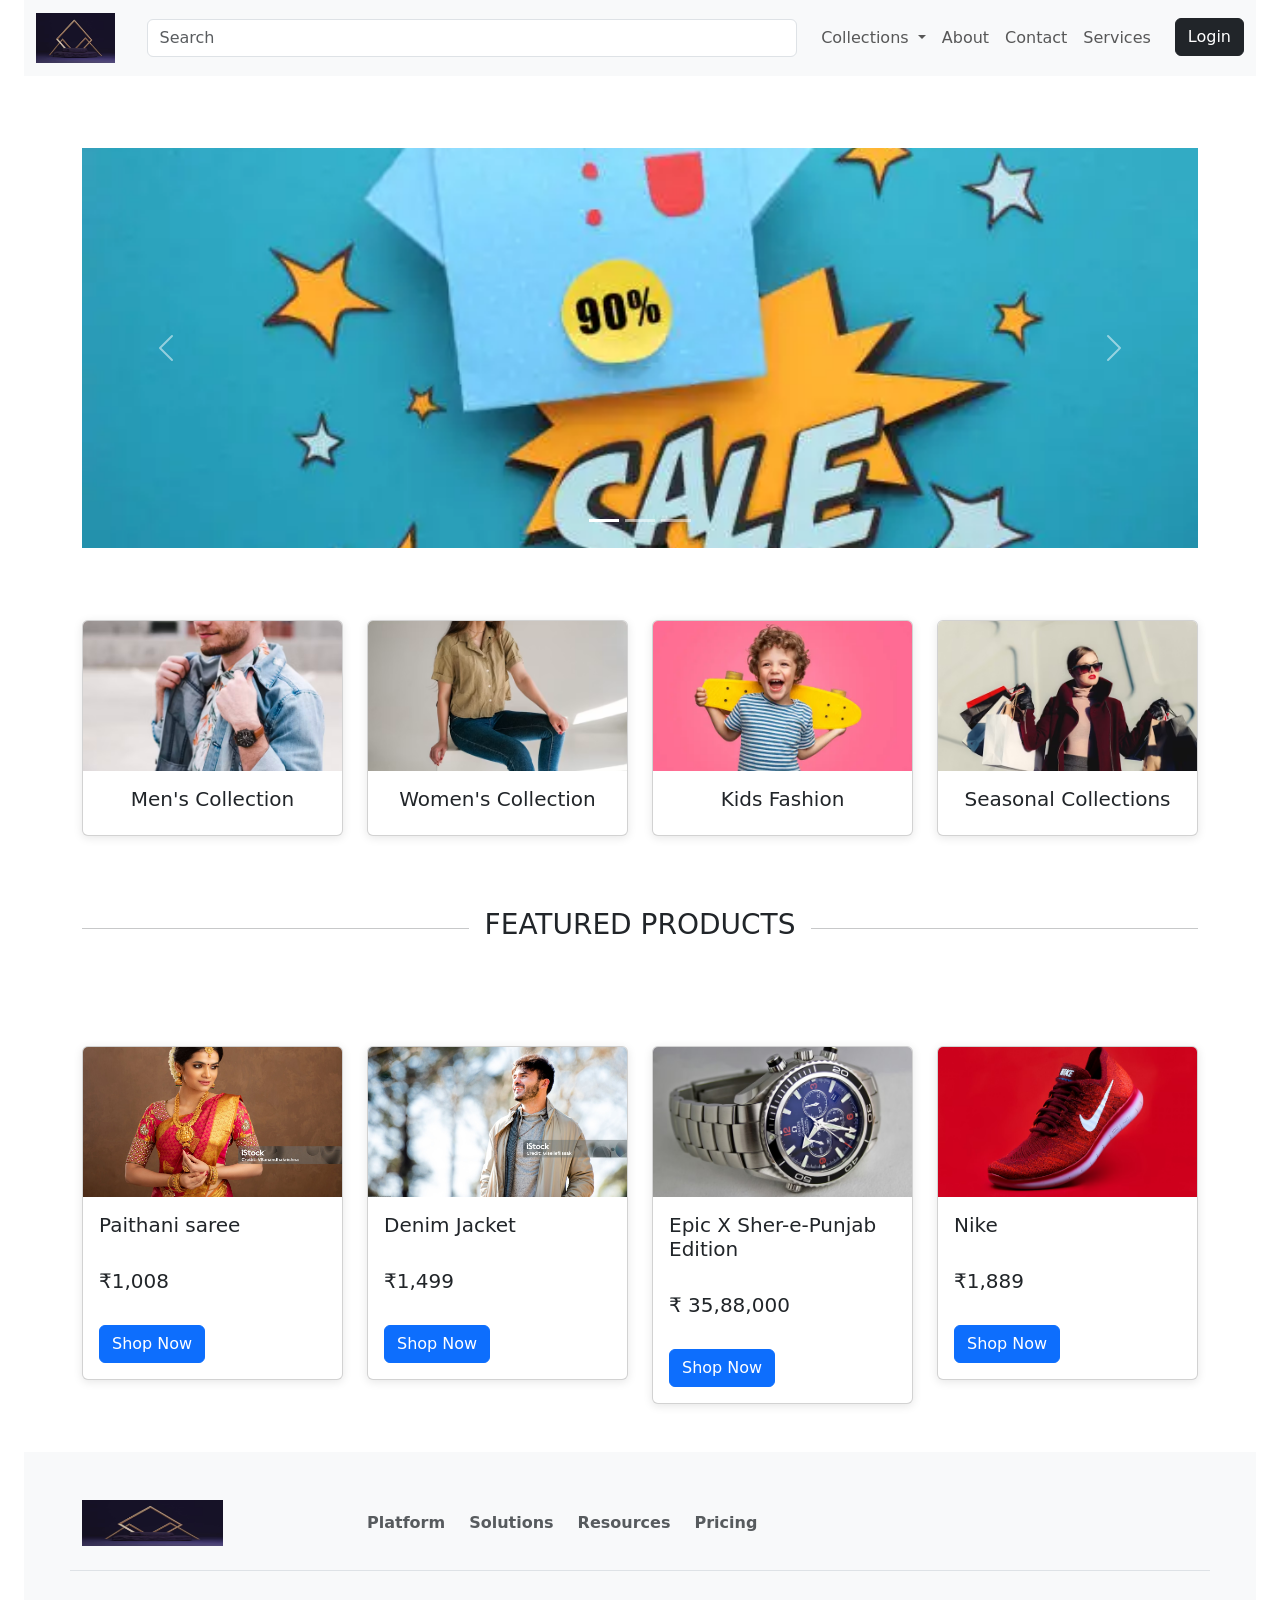
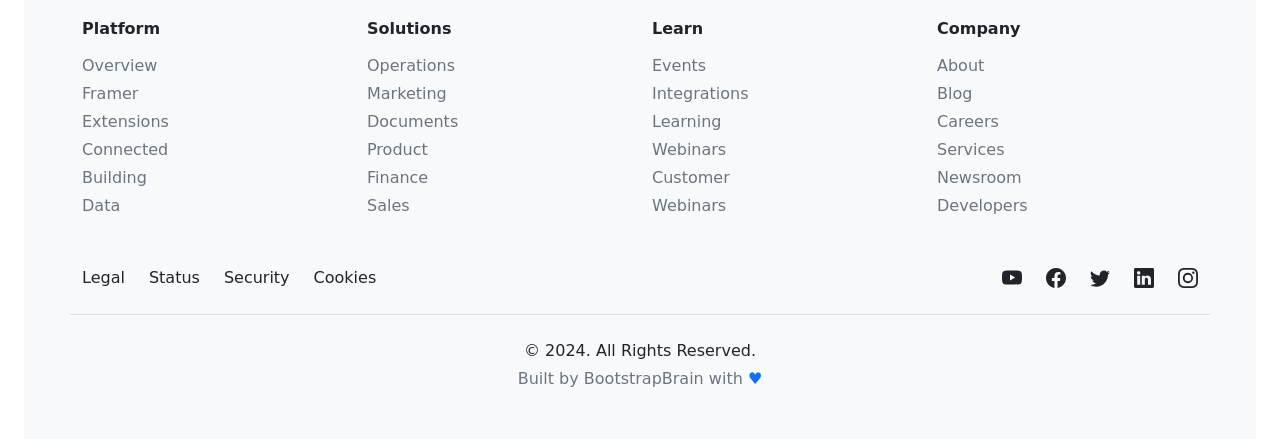
<file: index.html>
<!DOCTYPE html>
<html lang="en">

<head>
    <meta charset="UTF-8">
   <meta name="viewport" content="width=device-width, initial-scale=1.0">
    <title>My Page</title>

    <!-- CSS Linked -->

    <link rel="stylesheet" href="style.css">


    <!-- CSS CDN -->

    <link href="https://cdn.jsdelivr.net/npm/bootstrap@5.0.2/dist/css/bootstrap.min.css" rel="stylesheet"
        integrity="sha384-EVSTQN3/azprG1Anm3QDgpJLIm9Nao0Yz1ztcQTwFspd3yD65VohhpuuCOmLASjC" crossorigin="anonymous">

    <!-- JS CDN -->
    <script src="https://cdn.jsdelivr.net/npm/bootstrap@5.0.2/dist/js/bootstrap.bundle.min.js"
        integrity="sha384-MrcW6ZMFYlzcLA8Nl+NtUVF0sA7MsXsP1UyJoMp4YLEuNSfAP+JcXn/tWtIaxVXM"
        crossorigin="anonymous"></script>

</head>

<body>
    <div class="container-fluid">

    <!-- Navigation Bar -->
    <div class="container-fluid">

<nav class="navbar navbar-expand-lg navbar-light bg-light">
    <div class="container-fluid">

        <!-- Logo -->
        <a class="navbar-brand" href="./index.html">
            <img src="im1.avif" alt="Logo" class="img-fluid" style="height:50px;">
        </a>

        <!-- Mobile Menu Button -->
        <button class="navbar-toggler" type="button"
            data-bs-toggle="collapse"
            data-bs-target="#navbarSupportedContent">
            <span class="navbar-toggler-icon"></span>
        </button>

        <!-- Navbar Content -->
        <div class="collapse navbar-collapse" id="navbarSupportedContent">

            <!-- Search Bar -->
            <form class="d-flex w-100 my-2 my-lg-0 px-lg-3">
                <input class="form-control" type="search" placeholder="Search">
            </form>

            <!-- Menu -->
            <ul class="navbar-nav ms-auto">

                <li class="nav-item dropdown">
                    <a class="nav-link dropdown-toggle" href="#"
                        data-bs-toggle="dropdown">
                        Collections
                    </a>

                    <ul class="dropdown-menu">
                        <li><a class="dropdown-item" href="#">Women's</a></li>
                        <li><a class="dropdown-item" href="#">Kids</a></li>
                        <li><a class="dropdown-item" href="#">Men's</a></li>
                        <li><a class="dropdown-item" href="#">Seasonal</a></li>
                    </ul>
                </li>

                <li class="nav-item">
                    <a class="nav-link" href="about.html" target="_blank">About</a>
                </li>

                <li class="nav-item">
                    <a class="nav-link" href="contact.html" target="_blank">Contact</a>
                </li>

                <li class="nav-item">
                    <a class="nav-link" href="help.html" target="_blank">Services</a>
                </li>

                <li class="nav-item mt-2 mt-lg-0 ms-lg-3">
                    <button class="btn btn-dark">Login</button>
                </li>

            </ul>

        </div>

    </div>
</nav>
<br><br>

        
    <!-- Carosel -->
     <div  class="container mt-4">
    <div id="carouselExampleIndicators" class="carousel slide" data-bs-ride="carousel">
        <div class="carousel-indicators">
            <button type="button" data-bs-target="#carouselExampleIndicators" data-bs-slide-to="0" class="active"
                aria-current="true" aria-label="Slide 1"></button>
            <button type="button" data-bs-target="#carouselExampleIndicators" data-bs-slide-to="1"
                aria-label="Slide 2"></button>
            <button type="button" data-bs-target="#carouselExampleIndicators" data-bs-slide-to="2"
                aria-label="Slide 3"></button>
        </div>
        <div class="carousel-inner">
            <div class="carousel-item active">
                <img src="offer2.webp" style="height: 400px; width: 700px;" class="d-block w-100" alt="...">
            </div>
            <div class="carousel-item">
                <img src="offer3.avif" style="height: 400px; width: 700px;" class="d-block w-100" alt="...">
            </div>
            <div class="carousel-item">
                <img src="offer4.avif" style="height: 400px; width: 700px;" class="d-block w-100" alt="...">
            </div>
        </div>
        <button class="carousel-control-prev" type="button" data-bs-target="#carouselExampleIndicators"
            data-bs-slide="prev">
            <span class="carousel-control-prev-icon" aria-hidden="true"></span>
            <span class="visually-hidden">Previous</span>
        </button>
        <button class="carousel-control-next" type="button" data-bs-target="#carouselExampleIndicators"
            data-bs-slide="next">
            <span class="carousel-control-next-icon" aria-hidden="true"></span>
            <span class="visually-hidden">Next</span>
        </button>
    </div>
    <br><br>
    </div>

    <!--Category Cards -->

    <div class="container mt-4">
        <div class="row">

            <div class="col-12 col-sm-6 col-lg-3">
                <div class="card">
                    <img src="mens.avif" class="card-img-top" alt="">
                    <div class="card-body text-center">
                        <h5>Men's Collection</h5>
                    </div>
                </div>
            </div>

            <div class="col-12 col-sm-6 col-lg-3">
                <div class="card">
                    <img src="womens.avif" class="card-img-top" alt="">
                    <div class="card-body text-center">
                        <h5>Women's Collection</h5>
                    </div>
                </div>
            </div>

            <div class="col-12 col-sm-6 col-lg-3">
                <div class="card">
                    <img src="kids.webp" class="card-img-top" alt="">
                    <div class="card-body text-center">
                        <h5>Kids Fashion</h5>
                    </div>
                </div>
            </div>

            <div class="col-12 col-sm-6 col-lg-3">
                <div class="card">
                    <img src="seasonal.avif" class="card-img-top" alt="">
                    <div class="card-body text-center">
                        <h5>Seasonal Collections</h5>
                    </div>
                </div>
            </div>

        </div>
    </div>
    <br>

    <!-- Horizontal Line with Text -->
    <div class="container my-5">
        <div class="d-flex align-items-center">
            <hr class="flex-grow-1">

            <h3 class="mx-3">FEATURED PRODUCTS</h3>

            <hr class="flex-grow-1">
        </div>
    </div>
    <br>

 <!-- Cards Collection -->
<div class="container mt-4">
    <div class="row">

        <div class="col-12 col-sm-6 col-lg-3">
            <div class="card">
                <img src="sari.jpg" class="card-img-top" alt="">
                <div class="card-body">
                    <h5 class="card-title">Paithani saree</h5>
                    <br>
                    <h5> ₹1,008</h5>
                    <br>
                    <a href="#" class="btn btn-primary">Shop Now</a>
                </div>
            </div>
        </div>

        <div class="col-12 col-sm-6 col-lg-3">
            <div class="card">
                <img src="jacket.jpg" class="card-img-top" alt="">
                <div class="card-body">
                    <h5 class="card-title"> Denim Jacket</h5>
                    <br>
                    <h5> ₹1,499 </h5>
                    <br>
                    <a href="#" class="btn btn-primary">Shop Now</a>
                </div>
            </div>
        </div>

        <div class="col-12 col-sm-6 col-lg-3">
            <div class="card">
                <img src="watch.avif" class="card-img-top" alt="">
                <div class="card-body">
                    <h5 class="card-title">Epic X Sher-e-Punjab Edition</h5>
                    <br>
                    <h5> ₹ 35,88,000 </h5>
                    <br>
                    <a href="#" class="btn btn-primary">Shop Now</a>
                </div>
            </div>
        </div>

        <div class="col-12 col-sm-6 col-lg-3">
            <div class="card">
                <img src="shoes.avif" class="card-img-top" alt="">
                <div class="card-body">
                    <h5 class="card-title">Nike</h5>
                    <br>
                    <h5> ₹1,889 </h5>
                    <br>
                    <a href="#" class="btn btn-primary">Shop Now</a>
                </div>
            </div>
        </div>

    </div>
</div>
<br><br>

        <!-- footer block  -->


        <!-- Footer 9 - Bootstrap Brain Component -->
<footer  class="bg-light py-3 py-md-4 py-xl-5" >
  <!-- Logo - Bootstrap Brain Component -->
  <div>
    <div class="container border-bottom pb-3 pb-md-4">
      <div class="row gy-3 align-items-center">
        <div class="col-12 col-sm-6x col-md-4 col-xl-3">
          <div class="footer-logo-wrapper">
            <a href="#!">
              <img  src="im1.avif" alt="BootstrapBrain Logo" width="141" height="46">
            </a>
          </div>
        </div>
        <div class="col-12 col-sm-6x col-md-8 col-xl-9">
          <div class="link-wrapper">
            <ul class="m-0 list-unstyled d-flex gap-2 gap-sm-3 gap-md-4">
              <li>
                <a href="#!" class="fw-bold link-underline-opacity-0 link-opacity-75-hover link-underline-opacity-100-hover link-offset-1 link-dark link-opacity-75">
                  Platform
                </a>
              </li>
              <li>
                <a href="#!" class="fw-bold link-underline-opacity-0 link-opacity-75-hover link-underline-opacity-100-hover link-offset-1 link-dark link-opacity-75">
                  Solutions
                </a>
              </li>
              <li>
                <a href="#!" class="fw-bold link-underline-opacity-0 link-opacity-75-hover link-underline-opacity-100-hover link-offset-1 link-dark link-opacity-75">
                  Resources
                </a>
              </li>
              <li>
                <a href="#!" class="fw-bold link-underline-opacity-0 link-opacity-75-hover link-underline-opacity-100-hover link-offset-1 link-dark link-opacity-75">
                  Pricing
                </a>
              </li>
            </ul>
          </div>
        </div>
      </div>
    </div>
  </div>
  <!-- Widgets - Bootstrap Brain Component -->
  <section class="py-4 py-md-5 py-xl-6 py-xxl-8">
    <div class="container">
      <div class="row gy-3">
        <div class="col-6 col-md-3">
          <div class="link-wrapper">
            <h4 class="mb-3 fw-bold fs-6">Platform</h4>
            <ul class="m-0 list-unstyled">
              <li class="mb-1">
                <a href="#!" class="link-underline-opacity-0 link-opacity-75-hover link-underline-opacity-100-hover link-offset-1 link-secondary">
                  Overview
                </a>
              </li>
              <li class="mb-1">
                <a href="#!" class="link-underline-opacity-0 link-opacity-75-hover link-underline-opacity-100-hover link-offset-1 link-secondary">
                  Framer
                </a>
              </li>
              <li class="mb-1">
                <a href="#!" class="link-underline-opacity-0 link-opacity-75-hover link-underline-opacity-100-hover link-offset-1 link-secondary">
                  Extensions
                </a>
              </li>
              <li class="mb-1">
                <a href="#!" class="link-underline-opacity-0 link-opacity-75-hover link-underline-opacity-100-hover link-offset-1 link-secondary">
                  Connected
                </a>
              </li>
              <li class="mb-1">
                <a href="#!" class="link-underline-opacity-0 link-opacity-75-hover link-underline-opacity-100-hover link-offset-1 link-secondary">
                  Building
                </a>
              </li>
              <li>
                <a href="#!" class="link-underline-opacity-0 link-opacity-75-hover link-underline-opacity-100-hover link-offset-1 link-secondary">
                  Data
                </a>
              </li>
            </ul>
          </div>
        </div>
        <div class="col-6 col-md-3">
          <div class="link-wrapper">
            <h4 class="mb-3 fw-bold fs-6">Solutions</h4>
            <ul class="m-0 list-unstyled">
              <li class="mb-1">
                <a href="#!" class="link-underline-opacity-0 link-opacity-75-hover link-underline-opacity-100-hover link-offset-1 link-secondary">
                  Operations
                </a>
              </li>
              <li class="mb-1">
                <a href="#!" class="link-underline-opacity-0 link-opacity-75-hover link-underline-opacity-100-hover link-offset-1 link-secondary">
                  Marketing
                </a>
              </li>
              <li class="mb-1">
                <a href="#!" class="link-underline-opacity-0 link-opacity-75-hover link-underline-opacity-100-hover link-offset-1 link-secondary">
                  Documents
                </a>
              </li>
              <li class="mb-1">
                <a href="#!" class="link-underline-opacity-0 link-opacity-75-hover link-underline-opacity-100-hover link-offset-1 link-secondary">
                  Product
                </a>
              </li>
              <li class="mb-1">
                <a href="#!" class="link-underline-opacity-0 link-opacity-75-hover link-underline-opacity-100-hover link-offset-1 link-secondary">
                  Finance
                </a>
              </li>
              <li>
                <a href="#!" class="link-underline-opacity-0 link-opacity-75-hover link-underline-opacity-100-hover link-offset-1 link-secondary">
                  Sales
                </a>
              </li>
            </ul>
          </div>
        </div>
        <div class="col-6 col-md-3">
          <div class="link-wrapper">
            <h4 class="mb-3 fw-bold fs-6">Learn</h4>
            <ul class="m-0 list-unstyled">
              <li class="mb-1">
                <a href="#!" class="link-underline-opacity-0 link-opacity-75-hover link-underline-opacity-100-hover link-offset-1 link-secondary">
                  Events
                </a>
              </li>
              <li class="mb-1">
                <a href="#!" class="link-underline-opacity-0 link-opacity-75-hover link-underline-opacity-100-hover link-offset-1 link-secondary">
                  Integrations
                </a>
              </li>
              <li class="mb-1">
                <a href="#!" class="link-underline-opacity-0 link-opacity-75-hover link-underline-opacity-100-hover link-offset-1 link-secondary">
                  Learning
                </a>
              </li>
              <li class="mb-1">
                <a href="#!" class="link-underline-opacity-0 link-opacity-75-hover link-underline-opacity-100-hover link-offset-1 link-secondary">
                  Webinars
                </a>
              </li>
              <li class="mb-1">
                <a href="#!" class="link-underline-opacity-0 link-opacity-75-hover link-underline-opacity-100-hover link-offset-1 link-secondary">
                  Customer
                </a>
              </li>
              <li>
                <a href="#!" class="link-underline-opacity-0 link-opacity-75-hover link-underline-opacity-100-hover link-offset-1 link-secondary">
                  Webinars
                </a>
              </li>
            </ul>
          </div>
        </div>
        <div class="col-6 col-md-3">
          <div class="link-wrapper">
            <h4 class="mb-3 fw-bold fs-6">Company</h4>
            <ul class="m-0 list-unstyled">
              <li class="mb-1">
                <a href="#!" class="link-underline-opacity-0 link-opacity-75-hover link-underline-opacity-100-hover link-offset-1 link-secondary">
                  About
                </a>
              </li>
              <li class="mb-1">
                <a href="#!" class="link-underline-opacity-0 link-opacity-75-hover link-underline-opacity-100-hover link-offset-1 link-secondary">
                  Blog
                </a>
              </li>
              <li class="mb-1">
                <a href="#!" class="link-underline-opacity-0 link-opacity-75-hover link-underline-opacity-100-hover link-offset-1 link-secondary">
                  Careers
                </a>
              </li>
              <li class="mb-1">
                <a href="#!" class="link-underline-opacity-0 link-opacity-75-hover link-underline-opacity-100-hover link-offset-1 link-secondary">
                  Services
                </a>
              </li>
              <li class="mb-1">
                <a href="#!" class="link-underline-opacity-0 link-opacity-75-hover link-underline-opacity-100-hover link-offset-1 link-secondary">
                  Newsroom
                </a>
              </li>
              <li>
                <a href="#!" class="link-underline-opacity-0 link-opacity-75-hover link-underline-opacity-100-hover link-offset-1 link-secondary">
                  Developers
                </a>
              </li>
            </ul>
          </div>
        </div>
      </div>
    </div>
  </section>
  <!-- Social Media - Bootstrap Brain Component -->
  <div class="pb-4">
    <div class="container">
      <div class="row align-items-sm-center gy-3">
        <div class="col-12 col-sm-6">
          <div class="link-wrapper">
            <ul class="m-0 list-unstyled d-flex gap-3 gap-xl-4">
              <li>
                <a href="#!" class="fs-8 link-dark bsb-ls-1 text-decoration-none link-opacity-75-hover">
                  Legal
                </a>
              </li>
              <li>
                <a href="#!" class="fs-8 link-dark bsb-ls-1 text-decoration-none link-opacity-75-hover">
                  Status
                </a>
              </li>
              <li>
                <a href="#!" class="fs-8 link-dark bsb-ls-1 text-decoration-none link-opacity-75-hover">
                  Security
                </a>
              </li>
              <li>
                <a href="#!" class="fs-8 link-dark bsb-ls-1 text-decoration-none link-opacity-75-hover">
                  Cookies
                </a>
              </li>
            </ul>
          </div>
        </div>
        <div class="col-12 col-sm-6">
          <div class="social-media-wrapper">
            <ul class="m-0 list-unstyled d-flex justify-content-sm-end gap-3 gap-xl-4">
              <li>
                <a href="#!" class="link-opacity-75-hover link-dark">
                  <svg xmlns="http://www.w3.org/2000/svg" width="20" height="20" fill="currentColor" class="bi bi-youtube" viewBox="0 0 16 16">
                    <path d="M8.051 1.999h.089c.822.003 4.987.033 6.11.335a2.01 2.01 0 0 1 1.415 1.42c.101.38.172.883.22 1.402l.01.104.022.26.008.104c.065.914.073 1.77.074 1.957v.075c-.001.194-.01 1.108-.082 2.06l-.008.105-.009.104c-.05.572-.124 1.14-.235 1.558a2.01 2.01 0 0 1-1.415 1.42c-1.16.312-5.569.334-6.18.335h-.142c-.309 0-1.587-.006-2.927-.052l-.17-.006-.087-.004-.171-.007-.171-.007c-1.11-.049-2.167-.128-2.654-.26a2.01 2.01 0 0 1-1.415-1.419c-.111-.417-.185-.986-.235-1.558L.09 9.82l-.008-.104A31 31 0 0 1 0 7.68v-.123c.002-.215.01-.958.064-1.778l.007-.103.003-.052.008-.104.022-.26.01-.104c.048-.519.119-1.023.22-1.402a2.01 2.01 0 0 1 1.415-1.42c.487-.13 1.544-.21 2.654-.26l.17-.007.172-.006.086-.003.171-.007A100 100 0 0 1 7.858 2zM6.4 5.209v4.818l4.157-2.408z" />
                  </svg>
                </a>
              </li>
              <li>
                <a href="#!" class="link-opacity-75-hover link-dark">
                  <svg xmlns="http://www.w3.org/2000/svg" width="20" height="20" fill="currentColor" class="bi bi-facebook" viewBox="0 0 16 16">
                    <path d="M16 8.049c0-4.446-3.582-8.05-8-8.05C3.58 0-.002 3.603-.002 8.05c0 4.017 2.926 7.347 6.75 7.951v-5.625h-2.03V8.05H6.75V6.275c0-2.017 1.195-3.131 3.022-3.131.876 0 1.791.157 1.791.157v1.98h-1.009c-.993 0-1.303.621-1.303 1.258v1.51h2.218l-.354 2.326H9.25V16c3.824-.604 6.75-3.934 6.75-7.951" />
                  </svg>
                </a>
              </li>
              <li>
                <a href="#!" class="link-opacity-75-hover link-dark">
                  <svg xmlns="http://www.w3.org/2000/svg" width="20" height="20" fill="currentColor" class="bi bi-twitter" viewBox="0 0 16 16">
                    <path d="M5.026 15c6.038 0 9.341-5.003 9.341-9.334q.002-.211-.006-.422A6.7 6.7 0 0 0 16 3.542a6.7 6.7 0 0 1-1.889.518 3.3 3.3 0 0 0 1.447-1.817 6.5 6.5 0 0 1-2.087.793A3.286 3.286 0 0 0 7.875 6.03a9.32 9.32 0 0 1-6.767-3.429 3.29 3.29 0 0 0 1.018 4.382A3.3 3.3 0 0 1 .64 6.575v.045a3.29 3.29 0 0 0 2.632 3.218 3.2 3.2 0 0 1-.865.115 3 3 0 0 1-.614-.057 3.28 3.28 0 0 0 3.067 2.277A6.6 6.6 0 0 1 .78 13.58a6 6 0 0 1-.78-.045A9.34 9.34 0 0 0 5.026 15" />
                  </svg>
                </a>
              </li>
              <li>
                <a href="#!" class="link-opacity-75-hover link-dark">
                  <svg xmlns="http://www.w3.org/2000/svg" width="20" height="20" fill="currentColor" class="bi bi-linkedin" viewBox="0 0 16 16">
                    <path d="M0 1.146C0 .513.526 0 1.175 0h13.65C15.474 0 16 .513 16 1.146v13.708c0 .633-.526 1.146-1.175 1.146H1.175C.526 16 0 15.487 0 14.854zm4.943 12.248V6.169H2.542v7.225zm-1.2-8.212c.837 0 1.358-.554 1.358-1.248-.015-.709-.52-1.248-1.342-1.248S2.4 3.226 2.4 3.934c0 .694.521 1.248 1.327 1.248zm4.908 8.212V9.359c0-.216.016-.432.08-.586.173-.431.568-.878 1.232-.878.869 0 1.216.662 1.216 1.634v3.865h2.401V9.25c0-2.22-1.184-3.252-2.764-3.252-1.274 0-1.845.7-2.165 1.193v.025h-.016l.016-.025V6.169h-2.4c.03.678 0 7.225 0 7.225z" />
                  </svg>
                </a>
              </li>
              <li>
                <a href="#!" class="link-opacity-75-hover link-dark">
                  <svg xmlns="http://www.w3.org/2000/svg" width="20" height="20" fill="currentColor" class="bi bi-instagram" viewBox="0 0 16 16">
                    <path d="M8 0C5.829 0 5.556.01 4.703.048 3.85.088 3.269.222 2.76.42a3.9 3.9 0 0 0-1.417.923A3.9 3.9 0 0 0 .42 2.76C.222 3.268.087 3.85.048 4.7.01 5.555 0 5.827 0 8.001c0 2.172.01 2.444.048 3.297.04.852.174 1.433.372 1.942.205.526.478.972.923 1.417.444.445.89.719 1.416.923.51.198 1.09.333 1.942.372C5.555 15.99 5.827 16 8 16s2.444-.01 3.298-.048c.851-.04 1.434-.174 1.943-.372a3.9 3.9 0 0 0 1.416-.923c.445-.445.718-.891.923-1.417.197-.509.332-1.09.372-1.942C15.99 10.445 16 10.173 16 8s-.01-2.445-.048-3.299c-.04-.851-.175-1.433-.372-1.941a3.9 3.9 0 0 0-.923-1.417A3.9 3.9 0 0 0 13.24.42c-.51-.198-1.092-.333-1.943-.372C10.443.01 10.172 0 7.998 0zm-.717 1.442h.718c2.136 0 2.389.007 3.232.046.78.035 1.204.166 1.486.275.373.145.64.319.92.599s.453.546.598.92c.11.281.24.705.275 1.485.039.843.047 1.096.047 3.231s-.008 2.389-.047 3.232c-.035.78-.166 1.203-.275 1.485a2.5 2.5 0 0 1-.599.919c-.28.28-.546.453-.92.598-.28.11-.704.24-1.485.276-.843.038-1.096.047-3.232.047s-2.39-.009-3.233-.047c-.78-.036-1.203-.166-1.485-.276a2.5 2.5 0 0 1-.92-.598 2.5 2.5 0 0 1-.6-.92c-.109-.281-.24-.705-.275-1.485-.038-.843-.046-1.096-.046-3.233s.008-2.388.046-3.231c.036-.78.166-1.204.276-1.486.145-.373.319-.64.599-.92s.546-.453.92-.598c.282-.11.705-.24 1.485-.276.738-.034 1.024-.044 2.515-.045zm4.988 1.328a.96.96 0 1 0 0 1.92.96.96 0 0 0 0-1.92m-4.27 1.122a4.109 4.109 0 1 0 0 8.217 4.109 4.109 0 0 0 0-8.217m0 1.441a2.667 2.667 0 1 1 0 5.334 2.667 2.667 0 0 1 0-5.334" />
                  </svg>
                </a>
              </li>
            </ul>
          </div>
        </div>
      </div>
    </div>
  </div>
  <!-- Copyright - Bootstrap Brain Component -->
  <div>
    <div class="container border-top pt-3 pt-md-4">
      <div class="row">
        <div class="col-12">
          <div class="copyright-wrapper mb-1 fs-7 text-center">
            &copy; 2024. All Rights Reserved.
          </div>
          <div class="credit-wrapper text-secondary fs-8 text-center">
            Built by<a href="https://bootstrapbrain.com/" class="link-secondary text-decoration-none">
              BootstrapBrain</a> with <span class="text-primary">&#9829;</span>
          </div>
        </div>
      </div>
    </div>
  </div>
</footer>

</div>

</body>

</html>
<!-- my first website -->
</file>
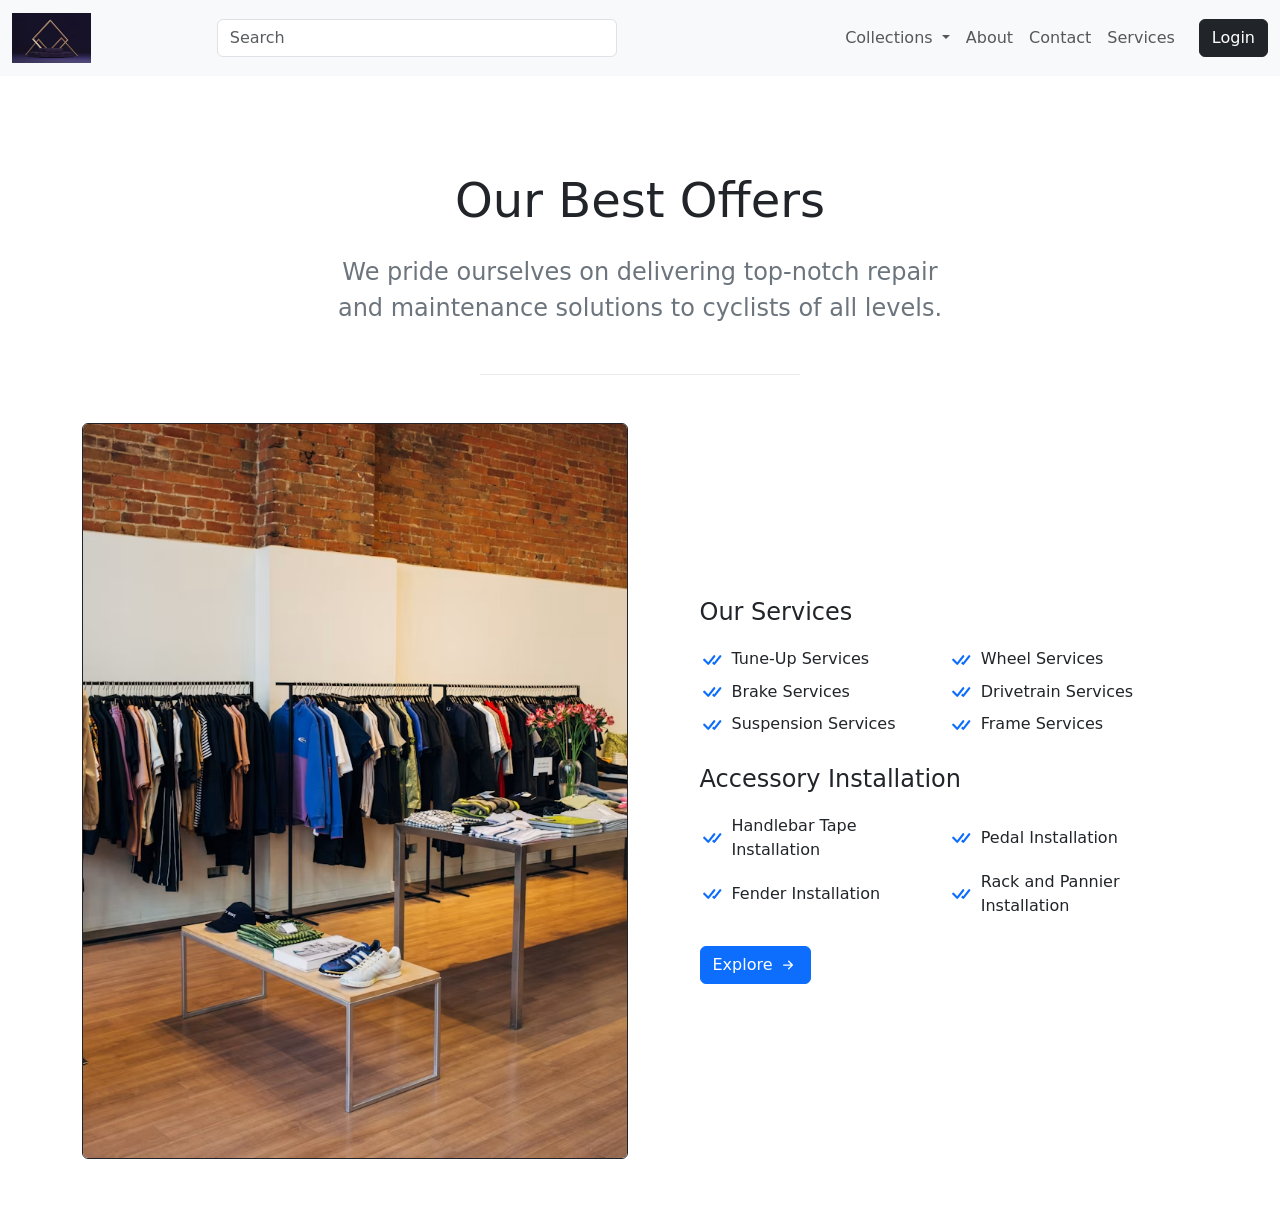
<file: about.html>
<!DOCTYPE html>
<html lang="en">

<head>
    <meta charset="UTF-8">
    <meta name="viewport" content="width=device-width, initial-scale=1.0">
    <title>My Page</title>


   

    <!-- CSS CDN -->

    <link href="https://cdn.jsdelivr.net/npm/bootstrap@5.0.2/dist/css/bootstrap.min.css" rel="stylesheet"
        integrity="sha384-EVSTQN3/azprG1Anm3QDgpJLIm9Nao0Yz1ztcQTwFspd3yD65VohhpuuCOmLASjC" crossorigin="anonymous">

    <!-- JS CDN -->
    <script src="https://cdn.jsdelivr.net/npm/bootstrap@5.0.2/dist/js/bootstrap.bundle.min.js"
        integrity="sha384-MrcW6ZMFYlzcLA8Nl+NtUVF0sA7MsXsP1UyJoMp4YLEuNSfAP+JcXn/tWtIaxVXM"
        crossorigin="anonymous"></script>

</head>

<body>


      <!-- Navigation Bar  -->
 <nav class="navbar navbar-expand-lg navbar-light bg-light">
    <div class="container-fluid">

        <!-- Logo -->
        <a class="navbar-brand" href="./index.html" target="_blank">
            <img src="im1.avif" alt="Logo" height="50">
        </a>

        <!-- Mobile Toggle Button -->
        <button class="navbar-toggler" type="button"
            data-bs-toggle="collapse"
            data-bs-target="#navbarSupportedContent">
            <span class="navbar-toggler-icon"></span>
        </button>

        <!-- Navbar Content -->
        <div class="collapse navbar-collapse" id="navbarSupportedContent">

            <!-- Search Bar -->
            <form class="d-flex mx-auto my-2 my-lg-0" style="max-width:400px; width:100%;">
                <input class="form-control" type="search" placeholder="Search">
            </form>

            <!-- Menu Items -->
            <ul class="navbar-nav ms-auto align-items-lg-center">

                <li class="nav-item dropdown">
                    <a class="nav-link dropdown-toggle" href="#"
                        role="button" data-bs-toggle="dropdown">
                        Collections
                    </a>

                    <ul class="dropdown-menu">
                        <li><a class="dropdown-item" href="#">Women's</a></li>
                        <li><a class="dropdown-item" href="#">Kids</a></li>
                        <li><a class="dropdown-item" href="#">Men's</a></li>
                        <li><a class="dropdown-item" href="#">Seasonal</a></li>
                    </ul>
                </li>

                <li class="nav-item">
                    <a class="nav-link" href="about.html" target="_blank">About</a>
                </li>

                <li class="nav-item">
                    <a class="nav-link" href="contact.html" target="_blank">Contact</a>
                </li>

                <li class="nav-item">
                    <a class="nav-link" href="help.html" target="_blank">Services</a>
                </li>

                <li class="nav-item ms-lg-3">
                    <button class="btn btn-dark">Login</button>
                </li>

            </ul>

        </div>

    </div>
</nav>
    <br><br>

    <!-- About 8 - Bootstrap Brain Component -->
<section class="py-3 py-md-5 py-xl-8">
  <div class="container">
    <div class="row justify-content-md-center">
      <div class="col-12 col-md-10 col-lg-8 col-xl-7 col-xxl-6">
        <h2 class="mb-4 display-5 text-center">Our Best Offers</h2>
        <p class="text-secondary mb-5 text-center lead fs-4">We pride ourselves on delivering top-notch repair and maintenance solutions to cyclists of all levels.</p>
        <hr class="w-50 mx-auto mb-5 mb-xl-9 border-dark-subtle">
      </div>
    </div>
  </div>
  <div class="container">
    <div class="row gy-4 gy-lg-0 align-items-lg-center">
      <div class="col-12 col-lg-6">
        <img class="img-fluid rounded border border-dark" loading="lazy" src=shop.avif alt="About Us">
      </div>
      <div class="col-12 col-lg-6 col-xxl-6">
        <div class="row justify-content-lg-end justify-content-xxl-around">
          <div class="col-12 col-lg-11 col-xxl-10">
            <div class="card border-0 mb-4">
              <div class="card-body p-0">
                <h4 class="card-title mb-3">Our Services</h4>
                <ul class="list-unstyled m-0 p-0 d-sm-flex flex-sm-wrap">
                  <li class="py-1 d-flex align-items-center gap-2 col-sm-6">
                    <span class="text-primary">
                      <svg xmlns="http://www.w3.org/2000/svg" width="24" height="24" fill="currentColor" class="bi bi-check-all" viewBox="0 0 16 16">
                        <path d="M8.97 4.97a.75.75 0 0 1 1.07 1.05l-3.99 4.99a.75.75 0 0 1-1.08.02L2.324 8.384a.75.75 0 1 1 1.06-1.06l2.094 2.093L8.95 4.992zm-.92 5.14.92.92a.75.75 0 0 0 1.079-.02l3.992-4.99a.75.75 0 1 0-1.091-1.028L9.477 9.417l-.485-.486z" />
                      </svg>
                    </span>
                    <span>Tune-Up Services</span>
                  </li>
                  <li class="py-1 d-flex align-items-center gap-2 col-sm-6">
                    <span class="text-primary">
                      <svg xmlns="http://www.w3.org/2000/svg" width="24" height="24" fill="currentColor" class="bi bi-check-all" viewBox="0 0 16 16">
                        <path d="M8.97 4.97a.75.75 0 0 1 1.07 1.05l-3.99 4.99a.75.75 0 0 1-1.08.02L2.324 8.384a.75.75 0 1 1 1.06-1.06l2.094 2.093L8.95 4.992zm-.92 5.14.92.92a.75.75 0 0 0 1.079-.02l3.992-4.99a.75.75 0 1 0-1.091-1.028L9.477 9.417l-.485-.486z" />
                      </svg>
                    </span>
                    <span>Wheel Services</span>
                  </li>
                  <li class="py-1 d-flex align-items-center gap-2 col-sm-6">
                    <span class="text-primary">
                      <svg xmlns="http://www.w3.org/2000/svg" width="24" height="24" fill="currentColor" class="bi bi-check-all" viewBox="0 0 16 16">
                        <path d="M8.97 4.97a.75.75 0 0 1 1.07 1.05l-3.99 4.99a.75.75 0 0 1-1.08.02L2.324 8.384a.75.75 0 1 1 1.06-1.06l2.094 2.093L8.95 4.992zm-.92 5.14.92.92a.75.75 0 0 0 1.079-.02l3.992-4.99a.75.75 0 1 0-1.091-1.028L9.477 9.417l-.485-.486z" />
                      </svg>
                    </span>
                    <span>Brake Services</span>
                  </li>
                  <li class="py-1 d-flex align-items-center gap-2 col-sm-6">
                    <span class="text-primary">
                      <svg xmlns="http://www.w3.org/2000/svg" width="24" height="24" fill="currentColor" class="bi bi-check-all" viewBox="0 0 16 16">
                        <path d="M8.97 4.97a.75.75 0 0 1 1.07 1.05l-3.99 4.99a.75.75 0 0 1-1.08.02L2.324 8.384a.75.75 0 1 1 1.06-1.06l2.094 2.093L8.95 4.992zm-.92 5.14.92.92a.75.75 0 0 0 1.079-.02l3.992-4.99a.75.75 0 1 0-1.091-1.028L9.477 9.417l-.485-.486z" />
                      </svg>
                    </span>
                    <span>Drivetrain Services</span>
                  </li>
                  <li class="py-1 d-flex align-items-center gap-2 col-sm-6">
                    <span class="text-primary">
                      <svg xmlns="http://www.w3.org/2000/svg" width="24" height="24" fill="currentColor" class="bi bi-check-all" viewBox="0 0 16 16">
                        <path d="M8.97 4.97a.75.75 0 0 1 1.07 1.05l-3.99 4.99a.75.75 0 0 1-1.08.02L2.324 8.384a.75.75 0 1 1 1.06-1.06l2.094 2.093L8.95 4.992zm-.92 5.14.92.92a.75.75 0 0 0 1.079-.02l3.992-4.99a.75.75 0 1 0-1.091-1.028L9.477 9.417l-.485-.486z" />
                      </svg>
                    </span>
                    <span>Suspension Services</span>
                  </li>
                  <li class="py-1 d-flex align-items-center gap-2 col-sm-6">
                    <span class="text-primary">
                      <svg xmlns="http://www.w3.org/2000/svg" width="24" height="24" fill="currentColor" class="bi bi-check-all" viewBox="0 0 16 16">
                        <path d="M8.97 4.97a.75.75 0 0 1 1.07 1.05l-3.99 4.99a.75.75 0 0 1-1.08.02L2.324 8.384a.75.75 0 1 1 1.06-1.06l2.094 2.093L8.95 4.992zm-.92 5.14.92.92a.75.75 0 0 0 1.079-.02l3.992-4.99a.75.75 0 1 0-1.091-1.028L9.477 9.417l-.485-.486z" />
                      </svg>
                    </span>
                    <span>Frame Services</span>
                  </li>
                </ul>
              </div>
            </div>
            <div class="card border-0 mb-4 mb-xxl-5">
              <div class="card-body p-0">
                <h4 class="card-title mb-3">Accessory Installation</h4>
                <ul class="list-unstyled m-0 p-0 d-sm-flex flex-sm-wrap">
                  <li class="py-1 d-flex align-items-center gap-2 col-sm-6">
                    <span class="text-primary">
                      <svg xmlns="http://www.w3.org/2000/svg" width="24" height="24" fill="currentColor" class="bi bi-check-all" viewBox="0 0 16 16">
                        <path d="M8.97 4.97a.75.75 0 0 1 1.07 1.05l-3.99 4.99a.75.75 0 0 1-1.08.02L2.324 8.384a.75.75 0 1 1 1.06-1.06l2.094 2.093L8.95 4.992zm-.92 5.14.92.92a.75.75 0 0 0 1.079-.02l3.992-4.99a.75.75 0 1 0-1.091-1.028L9.477 9.417l-.485-.486z" />
                      </svg>
                    </span>
                    <span>Handlebar Tape Installation</span>
                  </li>
                  <li class="py-1 d-flex align-items-center gap-2 col-sm-6">
                    <span class="text-primary">
                      <svg xmlns="http://www.w3.org/2000/svg" width="24" height="24" fill="currentColor" class="bi bi-check-all" viewBox="0 0 16 16">
                        <path d="M8.97 4.97a.75.75 0 0 1 1.07 1.05l-3.99 4.99a.75.75 0 0 1-1.08.02L2.324 8.384a.75.75 0 1 1 1.06-1.06l2.094 2.093L8.95 4.992zm-.92 5.14.92.92a.75.75 0 0 0 1.079-.02l3.992-4.99a.75.75 0 1 0-1.091-1.028L9.477 9.417l-.485-.486z" />
                      </svg>
                    </span>
                    <span>Pedal Installation</span>
                  </li>
                  <li class="py-1 d-flex align-items-center gap-2 col-sm-6">
                    <span class="text-primary">
                      <svg xmlns="http://www.w3.org/2000/svg" width="24" height="24" fill="currentColor" class="bi bi-check-all" viewBox="0 0 16 16">
                        <path d="M8.97 4.97a.75.75 0 0 1 1.07 1.05l-3.99 4.99a.75.75 0 0 1-1.08.02L2.324 8.384a.75.75 0 1 1 1.06-1.06l2.094 2.093L8.95 4.992zm-.92 5.14.92.92a.75.75 0 0 0 1.079-.02l3.992-4.99a.75.75 0 1 0-1.091-1.028L9.477 9.417l-.485-.486z" />
                      </svg>
                    </span>
                    <span>Fender Installation</span>
                  </li>
                  <li class="py-1 d-flex align-items-center gap-2 col-sm-6">
                    <span class="text-primary">
                      <svg xmlns="http://www.w3.org/2000/svg" width="24" height="24" fill="currentColor" class="bi bi-check-all" viewBox="0 0 16 16">
                        <path d="M8.97 4.97a.75.75 0 0 1 1.07 1.05l-3.99 4.99a.75.75 0 0 1-1.08.02L2.324 8.384a.75.75 0 1 1 1.06-1.06l2.094 2.093L8.95 4.992zm-.92 5.14.92.92a.75.75 0 0 0 1.079-.02l3.992-4.99a.75.75 0 1 0-1.091-1.028L9.477 9.417l-.485-.486z" />
                      </svg>
                    </span>
                    <span>Rack and Pannier Installation</span>
                  </li>
                </ul>
              </div>
            </div>
            <a href="#!" class="btn btn-primary bsb-btn-2xl">
              Explore
              <svg xmlns="http://www.w3.org/2000/svg" width="20" height="20" fill="currentColor" class="bi bi-arrow-right-short" viewBox="0 0 16 16">
                <path fill-rule="evenodd" d="M4 8a.5.5 0 0 1 .5-.5h5.793L8.146 5.354a.5.5 0 1 1 .708-.708l3 3a.5.5 0 0 1 0 .708l-3 3a.5.5 0 0 1-.708-.708L10.293 8.5H4.5A.5.5 0 0 1 4 8" />
              </svg>
            </a>
          </div>
        </div>
      </div>
    </div>
  </div>
</section>
</div>

    </body>
    </html>
</file>
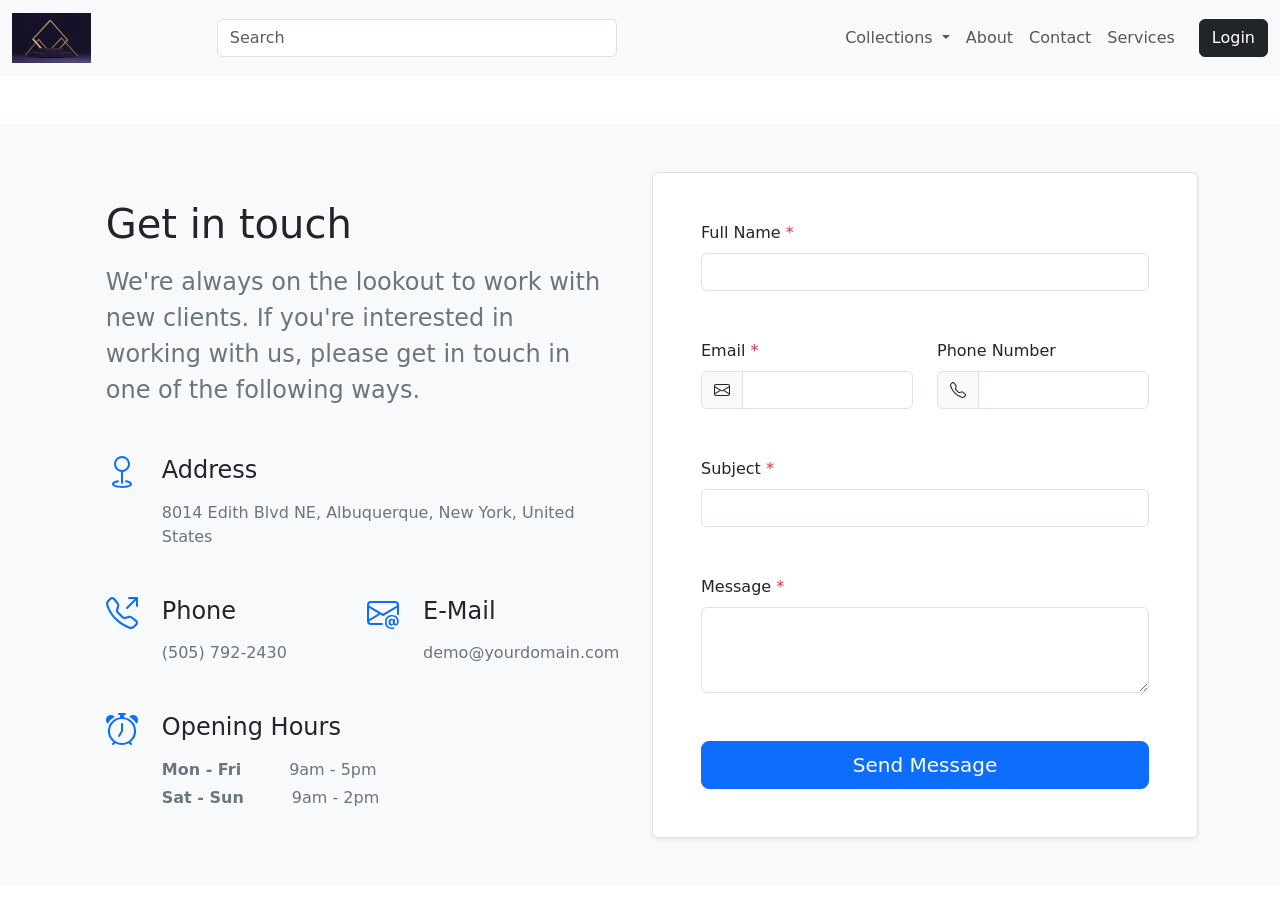
<file: contact.html>
<!DOCTYPE html>
<html lang="en">

<head>
    <meta charset="UTF-8">
    <meta name="viewport" content="width=device-width, initial-scale=1.0">
    <title>My Page</title>


   

    <!-- CSS CDN -->

    <link href="https://cdn.jsdelivr.net/npm/bootstrap@5.0.2/dist/css/bootstrap.min.css" rel="stylesheet"
        integrity="sha384-EVSTQN3/azprG1Anm3QDgpJLIm9Nao0Yz1ztcQTwFspd3yD65VohhpuuCOmLASjC" crossorigin="anonymous">

    <!-- JS CDN -->
    <script src="https://cdn.jsdelivr.net/npm/bootstrap@5.0.2/dist/js/bootstrap.bundle.min.js"
        integrity="sha384-MrcW6ZMFYlzcLA8Nl+NtUVF0sA7MsXsP1UyJoMp4YLEuNSfAP+JcXn/tWtIaxVXM"
        crossorigin="anonymous"></script>

</head>

<body>


       <!-- Navigation Bar  -->
 <nav class="navbar navbar-expand-lg navbar-light bg-light">
    <div class="container-fluid">

        <!-- Logo -->
        <a class="navbar-brand" href="./index.html" target="_blank">
            <img src="im1.avif" alt="Logo" height="50">
        </a>

        <!-- Mobile Toggle Button -->
        <button class="navbar-toggler" type="button"
            data-bs-toggle="collapse"
            data-bs-target="#navbarSupportedContent">
            <span class="navbar-toggler-icon"></span>
        </button>

        <!-- Navbar Content -->
        <div class="collapse navbar-collapse" id="navbarSupportedContent">

            <!-- Search Bar -->
            <form class="d-flex mx-auto my-2 my-lg-0" style="max-width:400px; width:100%;">
                <input class="form-control" type="search" placeholder="Search">
            </form>

            <!-- Menu Items -->
            <ul class="navbar-nav ms-auto align-items-lg-center">

                <li class="nav-item dropdown">
                    <a class="nav-link dropdown-toggle" href="#"
                        role="button" data-bs-toggle="dropdown">
                        Collections
                    </a>

                    <ul class="dropdown-menu">
                        <li><a class="dropdown-item" href="#">Women's</a></li>
                        <li><a class="dropdown-item" href="#">Kids</a></li>
                        <li><a class="dropdown-item" href="#">Men's</a></li>
                        <li><a class="dropdown-item" href="#">Seasonal</a></li>
                    </ul>
                </li>

                <li class="nav-item">
                    <a class="nav-link" href="about.html" target="_blank">About</a>
                </li>

                <li class="nav-item">
                    <a class="nav-link" href="contact.html" target="_blank">Contact</a>
                </li>

                <li class="nav-item">
                    <a class="nav-link" href="help.html" target="_blank">Services</a>
                </li>

                <li class="nav-item ms-lg-3">
                    <button class="btn btn-dark">Login</button>
                </li>

            </ul>

        </div>

    </div>
</nav>
    <br><br>



    <!-- Contact 3 - Bootstrap Brain Component -->
<section class="bg-light py-3 py-md-5">
  <div class="container">
    <div class="row gy-3 gy-md-4 gy-lg-0 align-items-md-center">
      <div class="col-12 col-lg-6">
        <div class="row justify-content-xl-center">
          <div class="col-12 col-xl-11">
            <h2 class="h1 mb-3">Get in touch</h2>
            <p class="lead fs-4 text-secondary mb-5">We're always on the lookout to work with new clients. If you're interested in working with us, please get in touch in one of the following ways.</p>
            <div class="d-flex mb-5">
              <div class="me-4 text-primary">
                <svg xmlns="http://www.w3.org/2000/svg" width="32" height="32" fill="currentColor" class="bi bi-geo" viewBox="0 0 16 16">
                  <path fill-rule="evenodd" d="M8 1a3 3 0 1 0 0 6 3 3 0 0 0 0-6zM4 4a4 4 0 1 1 4.5 3.969V13.5a.5.5 0 0 1-1 0V7.97A4 4 0 0 1 4 3.999zm2.493 8.574a.5.5 0 0 1-.411.575c-.712.118-1.28.295-1.655.493a1.319 1.319 0 0 0-.37.265.301.301 0 0 0-.057.09V14l.002.008a.147.147 0 0 0 .016.033.617.617 0 0 0 .145.15c.165.13.435.27.813.395.751.25 1.82.414 3.024.414s2.273-.163 3.024-.414c.378-.126.648-.265.813-.395a.619.619 0 0 0 .146-.15.148.148 0 0 0 .015-.033L12 14v-.004a.301.301 0 0 0-.057-.09 1.318 1.318 0 0 0-.37-.264c-.376-.198-.943-.375-1.655-.493a.5.5 0 1 1 .164-.986c.77.127 1.452.328 1.957.594C12.5 13 13 13.4 13 14c0 .426-.26.752-.544.977-.29.228-.68.413-1.116.558-.878.293-2.059.465-3.34.465-1.281 0-2.462-.172-3.34-.465-.436-.145-.826-.33-1.116-.558C3.26 14.752 3 14.426 3 14c0-.599.5-1 .961-1.243.505-.266 1.187-.467 1.957-.594a.5.5 0 0 1 .575.411z" />
                </svg>
              </div>
              <div>
                <h4 class="mb-3">Address</h4>
                <address class="mb-0 text-secondary">8014 Edith Blvd NE, Albuquerque, New York, United States</address>
              </div>
            </div>
            <div class="row mb-5">
              <div class="col-12 col-sm-6">
                <div class="d-flex mb-5 mb-sm-0">
                  <div class="me-4 text-primary">
                    <svg xmlns="http://www.w3.org/2000/svg" width="32" height="32" fill="currentColor" class="bi bi-telephone-outbound" viewBox="0 0 16 16">
                      <path d="M3.654 1.328a.678.678 0 0 0-1.015-.063L1.605 2.3c-.483.484-.661 1.169-.45 1.77a17.568 17.568 0 0 0 4.168 6.608 17.569 17.569 0 0 0 6.608 4.168c.601.211 1.286.033 1.77-.45l1.034-1.034a.678.678 0 0 0-.063-1.015l-2.307-1.794a.678.678 0 0 0-.58-.122l-2.19.547a1.745 1.745 0 0 1-1.657-.459L5.482 8.062a1.745 1.745 0 0 1-.46-1.657l.548-2.19a.678.678 0 0 0-.122-.58L3.654 1.328zM1.884.511a1.745 1.745 0 0 1 2.612.163L6.29 2.98c.329.423.445.974.315 1.494l-.547 2.19a.678.678 0 0 0 .178.643l2.457 2.457a.678.678 0 0 0 .644.178l2.189-.547a1.745 1.745 0 0 1 1.494.315l2.306 1.794c.829.645.905 1.87.163 2.611l-1.034 1.034c-.74.74-1.846 1.065-2.877.702a18.634 18.634 0 0 1-7.01-4.42 18.634 18.634 0 0 1-4.42-7.009c-.362-1.03-.037-2.137.703-2.877L1.885.511zM11 .5a.5.5 0 0 1 .5-.5h4a.5.5 0 0 1 .5.5v4a.5.5 0 0 1-1 0V1.707l-4.146 4.147a.5.5 0 0 1-.708-.708L14.293 1H11.5a.5.5 0 0 1-.5-.5z" />
                    </svg>
                  </div>
                  <div>
                    <h4 class="mb-3">Phone</h4>
                    <p class="mb-0">
                      <a class="link-secondary text-decoration-none" href="tel:+15057922430">(505) 792-2430</a>
                    </p>
                  </div>
                </div>
              </div>
              <div class="col-12 col-sm-6">
                <div class="d-flex mb-0">
                  <div class="me-4 text-primary">
                    <svg xmlns="http://www.w3.org/2000/svg" width="32" height="32" fill="currentColor" class="bi bi-envelope-at" viewBox="0 0 16 16">
                      <path d="M2 2a2 2 0 0 0-2 2v8.01A2 2 0 0 0 2 14h5.5a.5.5 0 0 0 0-1H2a1 1 0 0 1-.966-.741l5.64-3.471L8 9.583l7-4.2V8.5a.5.5 0 0 0 1 0V4a2 2 0 0 0-2-2H2Zm3.708 6.208L1 11.105V5.383l4.708 2.825ZM1 4.217V4a1 1 0 0 1 1-1h12a1 1 0 0 1 1 1v.217l-7 4.2-7-4.2Z" />
                      <path d="M14.247 14.269c1.01 0 1.587-.857 1.587-2.025v-.21C15.834 10.43 14.64 9 12.52 9h-.035C10.42 9 9 10.36 9 12.432v.214C9 14.82 10.438 16 12.358 16h.044c.594 0 1.018-.074 1.237-.175v-.73c-.245.11-.673.18-1.18.18h-.044c-1.334 0-2.571-.788-2.571-2.655v-.157c0-1.657 1.058-2.724 2.64-2.724h.04c1.535 0 2.484 1.05 2.484 2.326v.118c0 .975-.324 1.39-.639 1.39-.232 0-.41-.148-.41-.42v-2.19h-.906v.569h-.03c-.084-.298-.368-.63-.954-.63-.778 0-1.259.555-1.259 1.4v.528c0 .892.49 1.434 1.26 1.434.471 0 .896-.227 1.014-.643h.043c.118.42.617.648 1.12.648Zm-2.453-1.588v-.227c0-.546.227-.791.573-.791.297 0 .572.192.572.708v.367c0 .573-.253.744-.564.744-.354 0-.581-.215-.581-.8Z" />
                    </svg>
                  </div>
                  <div>
                    <h4 class="mb-3">E-Mail</h4>
                    <p class="mb-0">
                      <a class="link-secondary text-decoration-none" href="mailto:demo@yourdomain.com">demo@yourdomain.com</a>
                    </p>
                  </div>
                </div>
              </div>
            </div>
            <div class="d-flex">
              <div class="me-4 text-primary">
                <svg xmlns="http://www.w3.org/2000/svg" width="32" height="32" fill="currentColor" class="bi bi-alarm" viewBox="0 0 16 16">
                  <path d="M8.5 5.5a.5.5 0 0 0-1 0v3.362l-1.429 2.38a.5.5 0 1 0 .858.515l1.5-2.5A.5.5 0 0 0 8.5 9V5.5z" />
                  <path d="M6.5 0a.5.5 0 0 0 0 1H7v1.07a7.001 7.001 0 0 0-3.273 12.474l-.602.602a.5.5 0 0 0 .707.708l.746-.746A6.97 6.97 0 0 0 8 16a6.97 6.97 0 0 0 3.422-.892l.746.746a.5.5 0 0 0 .707-.708l-.601-.602A7.001 7.001 0 0 0 9 2.07V1h.5a.5.5 0 0 0 0-1h-3zm1.038 3.018a6.093 6.093 0 0 1 .924 0 6 6 0 1 1-.924 0zM0 3.5c0 .753.333 1.429.86 1.887A8.035 8.035 0 0 1 4.387 1.86 2.5 2.5 0 0 0 0 3.5zM13.5 1c-.753 0-1.429.333-1.887.86a8.035 8.035 0 0 1 3.527 3.527A2.5 2.5 0 0 0 13.5 1z" />
                </svg>
              </div>
              <div>
                <h4 class="mb-3">Opening Hours</h4>
                <div class="d-flex mb-1">
                  <p class="text-secondary fw-bold mb-0 me-5">Mon - Fri</p>
                  <p class="text-secondary mb-0">9am - 5pm</p>
                </div>
                <div class="d-flex">
                  <p class="text-secondary fw-bold mb-0 me-5">Sat - Sun</p>
                  <p class="text-secondary mb-0">9am - 2pm</p>
                </div>
              </div>
            </div>
          </div>
        </div>
      </div>
      <div class="col-12 col-lg-6">
        <div class="bg-white border rounded shadow-sm overflow-hidden">
          <form action="#!">
            <div class="row gy-4 gy-xl-5 p-4 p-xl-5">
              <div class="col-12">
                <label for="fullname" class="form-label">Full Name <span class="text-danger">*</span></label>
                <input type="text" class="form-control" id="fullname" name="fullname" value="" required>
              </div>
              <div class="col-12 col-md-6">
                <label for="email" class="form-label">Email <span class="text-danger">*</span></label>
                <div class="input-group">
                  <span class="input-group-text">
                    <svg xmlns="http://www.w3.org/2000/svg" width="16" height="16" fill="currentColor" class="bi bi-envelope" viewBox="0 0 16 16">
                      <path d="M0 4a2 2 0 0 1 2-2h12a2 2 0 0 1 2 2v8a2 2 0 0 1-2 2H2a2 2 0 0 1-2-2V4Zm2-1a1 1 0 0 0-1 1v.217l7 4.2 7-4.2V4a1 1 0 0 0-1-1H2Zm13 2.383-4.708 2.825L15 11.105V5.383Zm-.034 6.876-5.64-3.471L8 9.583l-1.326-.795-5.64 3.47A1 1 0 0 0 2 13h12a1 1 0 0 0 .966-.741ZM1 11.105l4.708-2.897L1 5.383v5.722Z" />
                    </svg>
                  </span>
                  <input type="email" class="form-control" id="email" name="email" value="" required>
                </div>
              </div>
              <div class="col-12 col-md-6">
                <label for="phone" class="form-label">Phone Number</label>
                <div class="input-group">
                  <span class="input-group-text">
                    <svg xmlns="http://www.w3.org/2000/svg" width="16" height="16" fill="currentColor" class="bi bi-telephone" viewBox="0 0 16 16">
                      <path d="M3.654 1.328a.678.678 0 0 0-1.015-.063L1.605 2.3c-.483.484-.661 1.169-.45 1.77a17.568 17.568 0 0 0 4.168 6.608 17.569 17.569 0 0 0 6.608 4.168c.601.211 1.286.033 1.77-.45l1.034-1.034a.678.678 0 0 0-.063-1.015l-2.307-1.794a.678.678 0 0 0-.58-.122l-2.19.547a1.745 1.745 0 0 1-1.657-.459L5.482 8.062a1.745 1.745 0 0 1-.46-1.657l.548-2.19a.678.678 0 0 0-.122-.58L3.654 1.328zM1.884.511a1.745 1.745 0 0 1 2.612.163L6.29 2.98c.329.423.445.974.315 1.494l-.547 2.19a.678.678 0 0 0 .178.643l2.457 2.457a.678.678 0 0 0 .644.178l2.189-.547a1.745 1.745 0 0 1 1.494.315l2.306 1.794c.829.645.905 1.87.163 2.611l-1.034 1.034c-.74.74-1.846 1.065-2.877.702a18.634 18.634 0 0 1-7.01-4.42 18.634 18.634 0 0 1-4.42-7.009c-.362-1.03-.037-2.137.703-2.877L1.885.511z" />
                    </svg>
                  </span>
                  <input type="tel" class="form-control" id="phone" name="phone" value="">
                </div>
              </div>
              <div class="col-12">
                <label for="subject" class="form-label">Subject <span class="text-danger">*</span></label>
                <input type="text" class="form-control" id="subject" name="subject" value="" required>
              </div>
              <div class="col-12">
                <label for="message" class="form-label">Message <span class="text-danger">*</span></label>
                <textarea class="form-control" id="message" name="message" rows="3" required></textarea>
              </div>
              <div class="col-12">
                <div class="d-grid">
                  <button class="btn btn-primary btn-lg" type="submit">Send Message</button>
                </div>
              </div>
            </div>
          </form>
        </div>
      </div>
    </div>
  </div>
</section>


    </body>
    </html>
</file>
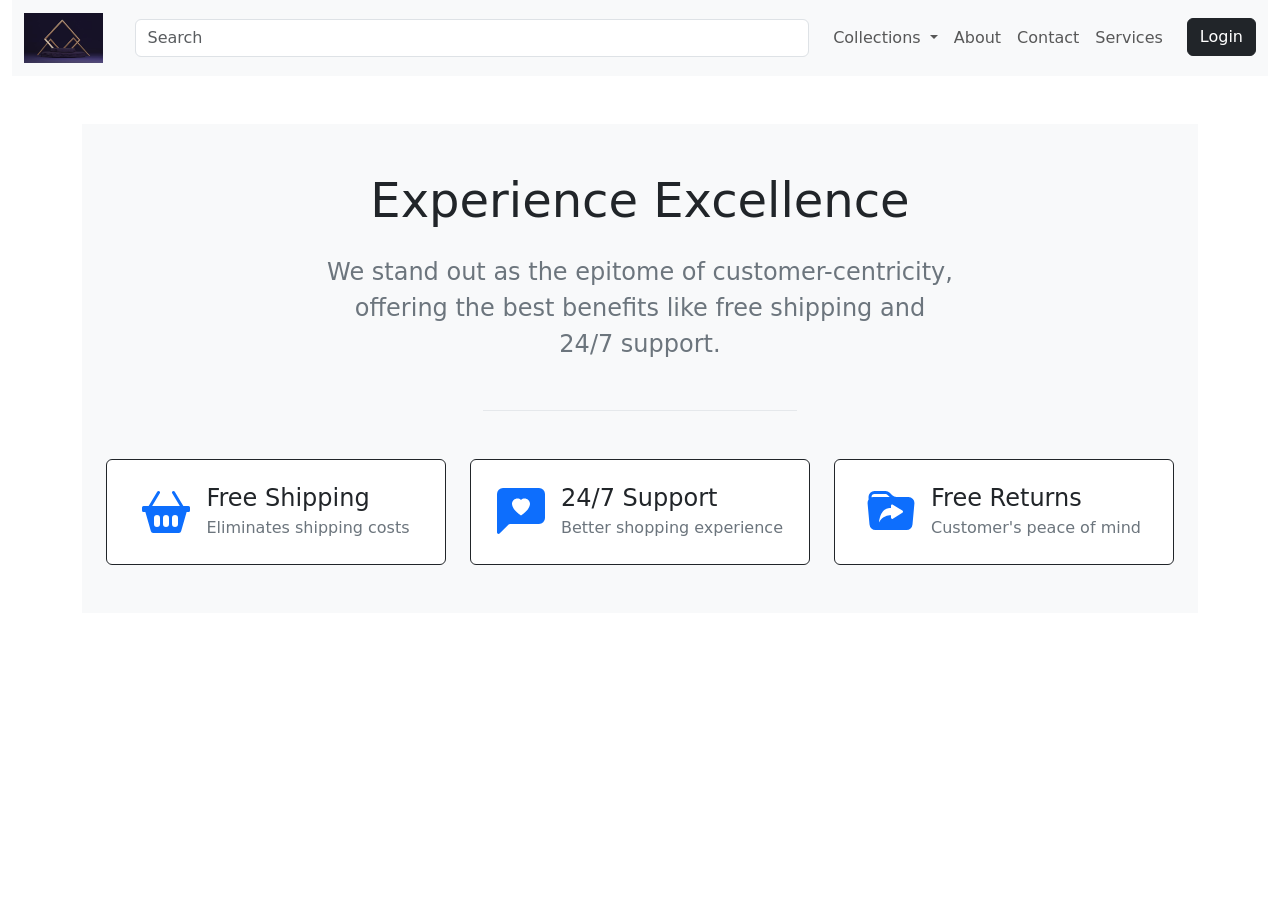
<file: help.html>
<!DOCTYPE html>
<html lang="en">

<head>
    <meta charset="UTF-8">
    <meta name="viewport" content="width=device-width, initial-scale=1.0">
    <title>My Page</title>


   

    <!-- CSS CDN -->

    <link href="https://cdn.jsdelivr.net/npm/bootstrap@5.0.2/dist/css/bootstrap.min.css" rel="stylesheet"
        integrity="sha384-EVSTQN3/azprG1Anm3QDgpJLIm9Nao0Yz1ztcQTwFspd3yD65VohhpuuCOmLASjC" crossorigin="anonymous">

    <!-- JS CDN -->
    <script src="https://cdn.jsdelivr.net/npm/bootstrap@5.0.2/dist/js/bootstrap.bundle.min.js"
        integrity="sha384-MrcW6ZMFYlzcLA8Nl+NtUVF0sA7MsXsP1UyJoMp4YLEuNSfAP+JcXn/tWtIaxVXM"
        crossorigin="anonymous"></script>

</head>

<body>


      <!-- Navigation Bar  -->
   <div class="container-fluid">

<nav class="navbar navbar-expand-lg navbar-light bg-light">
    <div class="container-fluid">

        <!-- Logo -->
        <a class="navbar-brand" href="./index.html" target="_blank">
            <img src="im1.avif" alt="Logo" class="img-fluid" style="height:50px;">
        </a>

        <!-- Mobile Menu Button -->
        <button class="navbar-toggler" type="button"
            data-bs-toggle="collapse"
            data-bs-target="#navbarSupportedContent">
            <span class="navbar-toggler-icon"></span>
        </button>

        <!-- Navbar Content -->
        <div class="collapse navbar-collapse" id="navbarSupportedContent">

            <!-- Search Bar -->
            <form class="d-flex w-100 my-2 my-lg-0 px-lg-3">
                <input class="form-control" type="search" placeholder="Search">
            </form>

            <!-- Menu -->
            <ul class="navbar-nav ms-auto">

                <li class="nav-item dropdown">
                    <a class="nav-link dropdown-toggle" href="#"
                        data-bs-toggle="dropdown">
                        Collections
                    </a>

                    <ul class="dropdown-menu">
                        <li><a class="dropdown-item" href="#">Women's</a></li>
                        <li><a class="dropdown-item" href="#">Kids</a></li>
                        <li><a class="dropdown-item" href="#">Men's</a></li>
                        <li><a class="dropdown-item" href="#">Seasonal</a></li>
                    </ul>
                </li>

                <li class="nav-item">
                    <a class="nav-link" href="about.html" target="_blank">About</a>
                </li>

                <li class="nav-item">
                    <a class="nav-link" href="contact.html" target="_blank">Contact</a>
                </li>

                <li class="nav-item">
                    <a class="nav-link" href="help.html" target="_blank">Services</a>
                </li>

                <li class="nav-item mt-2 mt-lg-0 ms-lg-3">
                    <button class="btn btn-dark">Login</button>
                </li>

            </ul>

        </div>

    </div>
</nav>
       <br><br>
    
    <!-- Service 10 - Bootstrap Brain Component -->
     <div class="container">

<section class="bg-light py-3 py-md-5 py-xl-8">
  <div class="container">
    <div class="row justify-content-md-center">
      <div class="col-12 col-md-10 col-lg-8 col-xl-7 col-xxl-6">
        <h2 class="mb-4 display-5 text-center">Experience Excellence</h2>
        <p class="text-secondary mb-5 text-center lead fs-4">We stand out as the epitome of customer-centricity, offering the best benefits like free shipping and 24/7 support.</p>
        <hr class="w-50 mx-auto mb-5 mb-xl-9 border-dark-subtle">
      </div>
    </div>
  </div>
  <div class="container">
    <div class="row">
      <div class="col-12">
        <div class="container-fluid">
          <div class="row gy-3 gy-md-4">
            <div class="col-12 col-lg-4">
              <div class="card border-dark">
                <div class="card-body p-3 p-md-4 p-xxl-5 d-flex justify-content-center align-items-center">
                  <div class="me-3 text-primary">
                    <svg xmlns="http://www.w3.org/2000/svg" width="48" height="48" fill="currentColor" class="bi bi-basket2-fill" viewBox="0 0 16 16">
                      <path d="M5.929 1.757a.5.5 0 1 0-.858-.514L2.217 6H.5a.5.5 0 0 0-.5.5v1a.5.5 0 0 0 .5.5h.623l1.844 6.456A.75.75 0 0 0 3.69 15h8.622a.75.75 0 0 0 .722-.544L14.877 8h.623a.5.5 0 0 0 .5-.5v-1a.5.5 0 0 0-.5-.5h-1.717L10.93 1.243a.5.5 0 1 0-.858.514L12.617 6H3.383zM4 10a1 1 0 0 1 2 0v2a1 1 0 1 1-2 0zm3 0a1 1 0 0 1 2 0v2a1 1 0 1 1-2 0zm4-1a1 1 0 0 1 1 1v2a1 1 0 1 1-2 0v-2a1 1 0 0 1 1-1" />
                    </svg>
                  </div>
                  <div>
                    <h4 class="mb-1">Free Shipping</h4>
                    <p class="m-0 text-secondary">Eliminates shipping costs</p>
                  </div>
                </div>
              </div>
            </div>
            <div class="col-12 col-lg-4">
              <div class="card border-dark">
                <div class="card-body p-3 p-md-4 p-xxl-5 d-flex justify-content-center align-items-center">
                  <div class="me-3 text-primary">
                    <svg xmlns="http://www.w3.org/2000/svg" width="48" height="48" fill="currentColor" class="bi bi-chat-left-heart-fill" viewBox="0 0 16 16">
                      <path d="M2 0a2 2 0 0 0-2 2v12.793a.5.5 0 0 0 .854.353l2.853-2.853A1 1 0 0 1 4.414 12H14a2 2 0 0 0 2-2V2a2 2 0 0 0-2-2zm6 3.993c1.664-1.711 5.825 1.283 0 5.132-5.825-3.85-1.664-6.843 0-5.132" />
                    </svg>
                  </div>
                  <div>
                    <h4 class="mb-1">24/7 Support</h4>
                    <p class="m-0 text-secondary">Better shopping experience</p>
                  </div>
                </div>
              </div>
            </div>
            <div class="col-12 col-lg-4">
              <div class="card border-dark">
                <div class="card-body p-3 p-md-4 p-xxl-5 d-flex justify-content-center align-items-center">
                  <div class="me-3 text-primary">
                    <svg xmlns="http://www.w3.org/2000/svg" width="48" height="48" fill="currentColor" class="bi bi-folder-symlink-fill" viewBox="0 0 16 16">
                      <path d="M13.81 3H9.828a2 2 0 0 1-1.414-.586l-.828-.828A2 2 0 0 0 6.172 1H2.5a2 2 0 0 0-2 2l.04.87a2 2 0 0 0-.342 1.311l.637 7A2 2 0 0 0 2.826 14h10.348a2 2 0 0 0 1.991-1.819l.637-7A2 2 0 0 0 13.81 3M2.19 3q-.362.002-.683.12L1.5 2.98a1 1 0 0 1 1-.98h3.672a1 1 0 0 1 .707.293L7.586 3zm9.608 5.271-3.182 1.97c-.27.166-.616-.036-.616-.372V9.1s-2.571-.3-4 2.4c.571-4.8 3.143-4.8 4-4.8v-.769c0-.336.346-.538.616-.371l3.182 1.969c.27.166.27.576 0 .742" />
                    </svg>
                  </div>
                  <div>
                    <h4 class="mb-1">Free Returns</h4>
                    <p class="m-0 text-secondary">Customer's peace of mind</p>
                  </div>
                </div>
              </div>
            </div>
          </div>
        </div>
      </div>
    </div>
  </div>
</section>
</div>

</div>
    </body>
    </html>
</file>
<file: style.css>
.card img{
    height:150px;
    object-fit:cover;
}

.card{
    box-shadow:0 2px 10px rgba(0,0,0,0.1);
    transition:0.3s;
}

.card:hover{
    transform:translateY(-5px);
}

   /* horizontal line with text */

hr{
    border: 1px solid #ccc;
} 

h3{
    font-weight: bold;
    color: #2d1b69;
    margin: 0;
}

.carousel-item img{
    width:100%;
    height:400px;
    object-fit:cover;
}

@media (max-width:768px){
    .carousel-item img{
        height:200px;
    }
}
</file>
